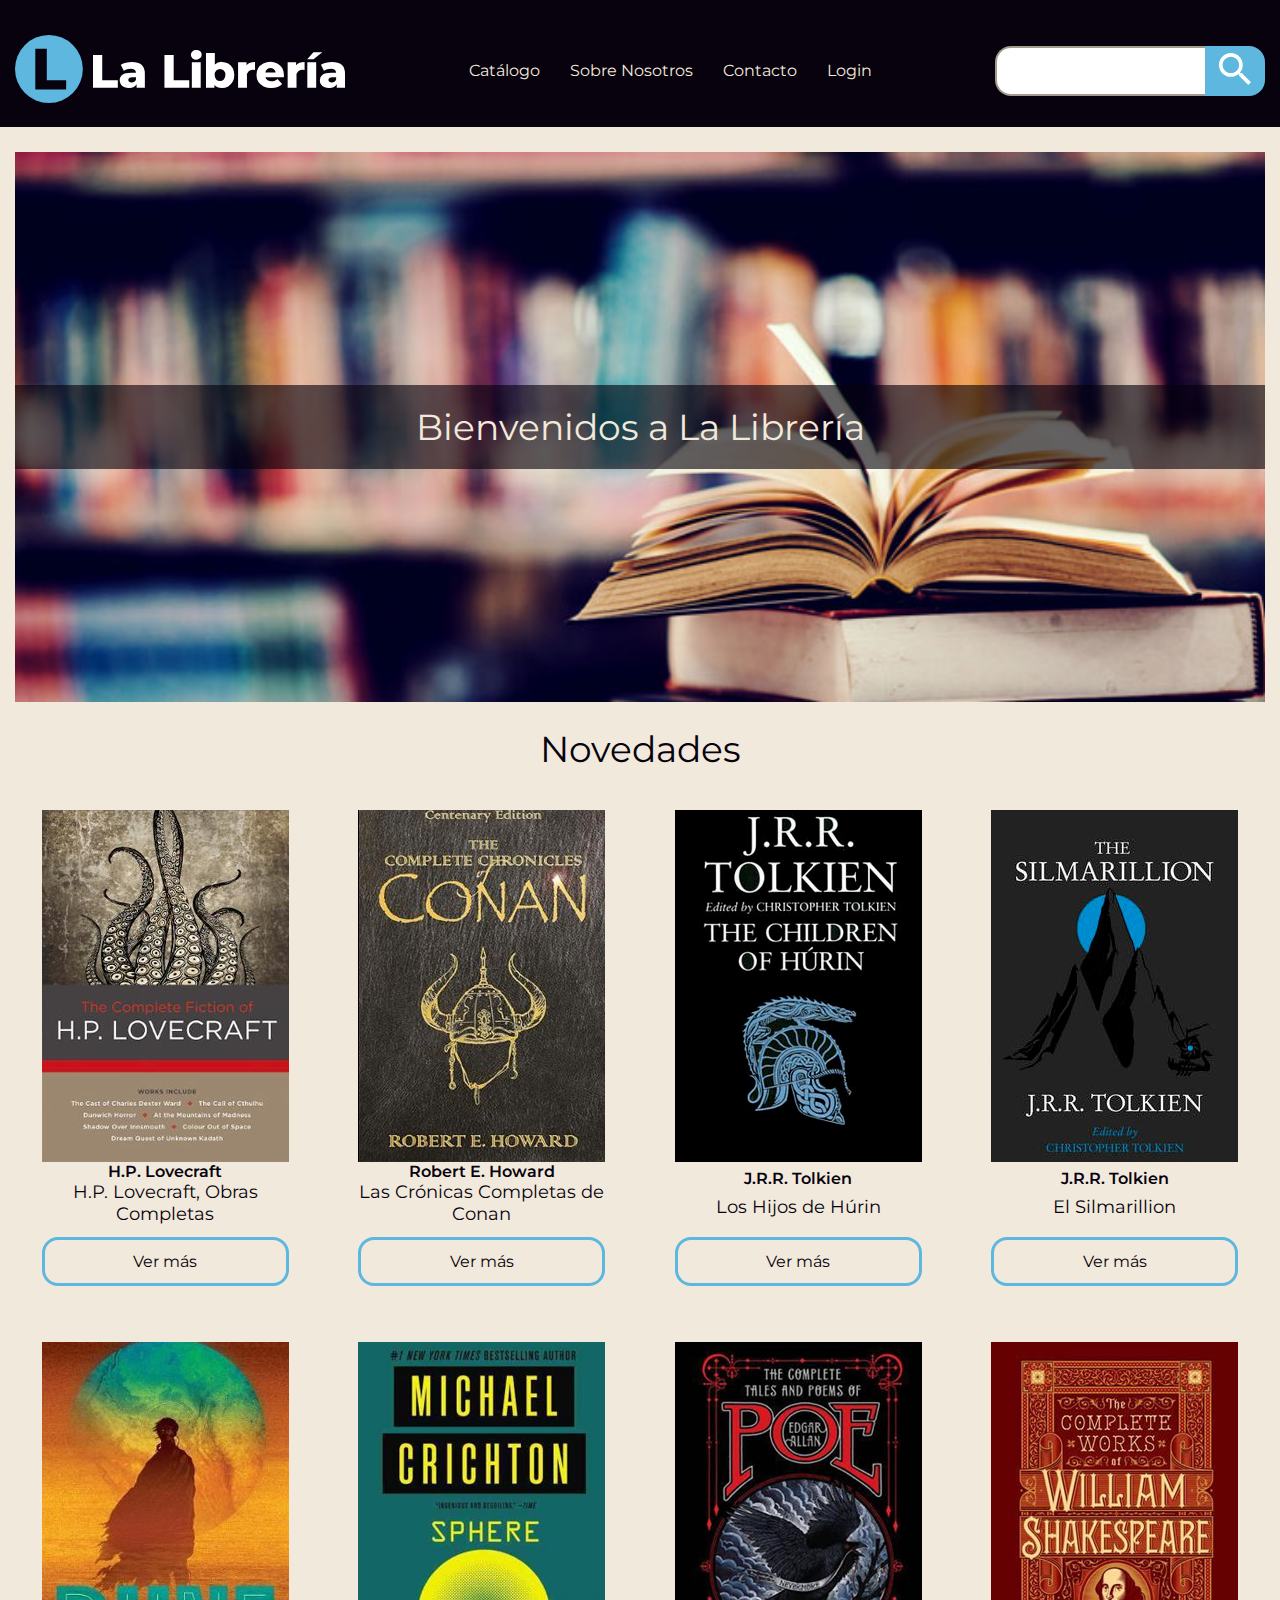
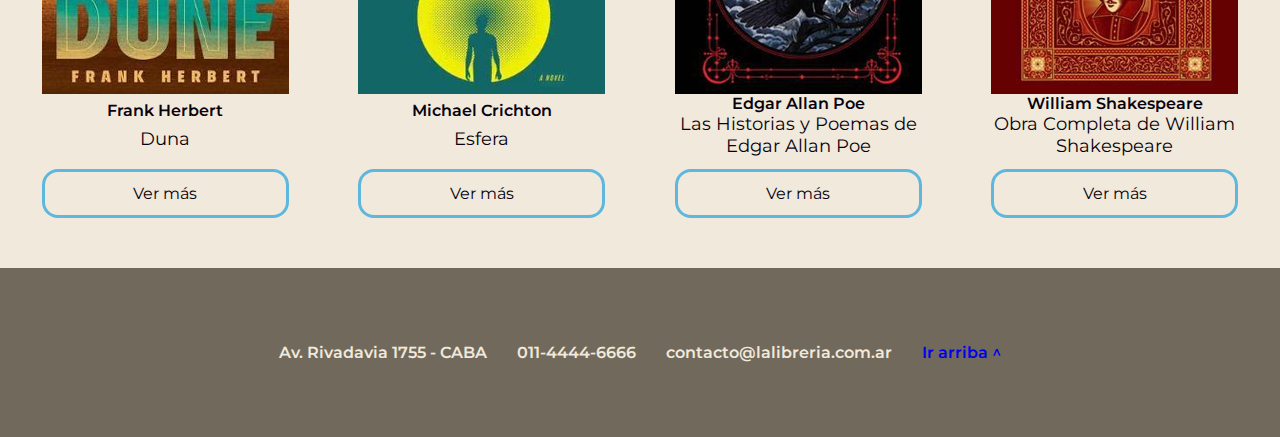
<file: index.html>
<!DOCTYPE html>
<html lang="es">
<head>
    <meta charset="UTF-8">
    <meta http-equiv="X-UA-Compatible" content="IE=edge">
    <meta name="viewport" content="width=device-width, initial-scale=1.0">
    <title>La Librería | Libros Fantásticos</title>
    <link rel="stylesheet" href="css/estilos.css">
</head>
<body>
    <header id="header">
        <div class="contenedor-header">
            <a href="index.html"><img src="img/logo.svg" alt="La Librería | Libros Fantásticos"></a>
            <nav>
                <ul>
                    <li><a class="nav" href="catalogo.html">Catálogo</a></li>
                    <li><a class="nav" href="sobrenosotros.html">Sobre Nosotros</a></li>
                    <li><a class="nav" href="contacto.html">Contacto</a></li>
                    <li><a class="nav" href="login.html">Login</a></li>
                </ul>
            </nav>
            <form class="busqueda">
                <label>
                    <input type="text" name="buscar">
                </label>
                <button><img src="img/lupa.svg" alt="Buscar"></button>
            </form>
        </div>
    </header>

    <main role="main">
        <section id="bienvenida">
            <h1 class="bienvenidaTitulo">Bienvenidos a La Librería</h1>
        </section>
        <section id="novedades">
            <h1>Novedades</h1>
            <div class="contenedor-novedades">
                <article>
                    <img src="img/01.jpg" alt="H.P. Lovecraft, Obras Completas">
                    <h2>H.P. Lovecraft</h2>
                    <h3>H.P. Lovecraft, Obras Completas</h3>
                    <a class="novedades" href="libro1.html">Ver más</a>
                </article>
                <article>
                    <img class="tapaLibro" src="img/02.jpg" alt="Las Crónicas Completas de Conan">
                    <h2 class="autor">Robert E. Howard</h2>
                    <h3 class="tituloLibro">Las Crónicas Completas de Conan</h3>
                    <a class="novedades" href="#">Ver más</a>
                </article>
                <article>
                    <img class="tapaLibro" src="img/03.jpg" alt="Los Hijos de Húrin">
                    <h2 class="autor">J.R.R. Tolkien</h2>
                    <h3 class="tituloLibro">Los Hijos de Húrin</h3>
                    <a class="novedades" href="#">Ver más</a>
                </article>
                <article>
                    <img class="tapaLibro" src="img/04.jpg" alt="El Silmarillion">
                    <h2 class="autor">J.R.R. Tolkien</h2>
                    <h3 class="tituloLibro">El Silmarillion</h3>
                    <a class="novedades" href="#">Ver más</a>
                </article>
                <article>
                    <img class="tapaLibro" src="img/05.jpg" alt="Duna">
                    <h2 class="autor">Frank Herbert</h2>
                    <h3 class="tituloLibro">Duna</h3>
                    <a class="novedades" href="#">Ver más</a>
                </article>
                <article>
                    <img class="tapaLibro" src="img/06.jpg" alt="Michael Crichton">
                    <h2 class="autor">Michael Crichton</h2>
                    <h3 class="tituloLibro">Esfera</h3>
                    <a class="novedades" href="#">Ver más</a>
                </article>
                <article>
                    <img class="tapaLibro" src="img/07.jpg" alt="Las Historias y Poemas de Edgar Allan Poe">
                    <h2 class="autor">Edgar Allan Poe</h2>
                    <h3 class="tituloLibro">Las Historias y Poemas de Edgar Allan Poe</h3>
                    <a class="novedades" href="#">Ver más</a>
                </article>
                <article>
                    <img class="tapaLibro" src="img/08.jpg" alt="Obra Completa de William Shakespeare">
                    <h2 class="autor">William Shakespeare</h2>
                    <h3 class="tituloLibro">Obra Completa de William Shakespeare</h3>
                    <a class="novedades" href="#">Ver más</a>
                </article>
            </div>
        </section>
    </main>

    <footer>
        <ul>
            <li>Av. Rivadavia 1755 - CABA</li>
            <li>011-4444-6666</li>
            <li>contacto@lalibreria.com.ar</li>
            <li><a class="footer" href="#header">Ir arriba ^</a></li>
        </ul>
    </footer>
</body>
</html>
</file>
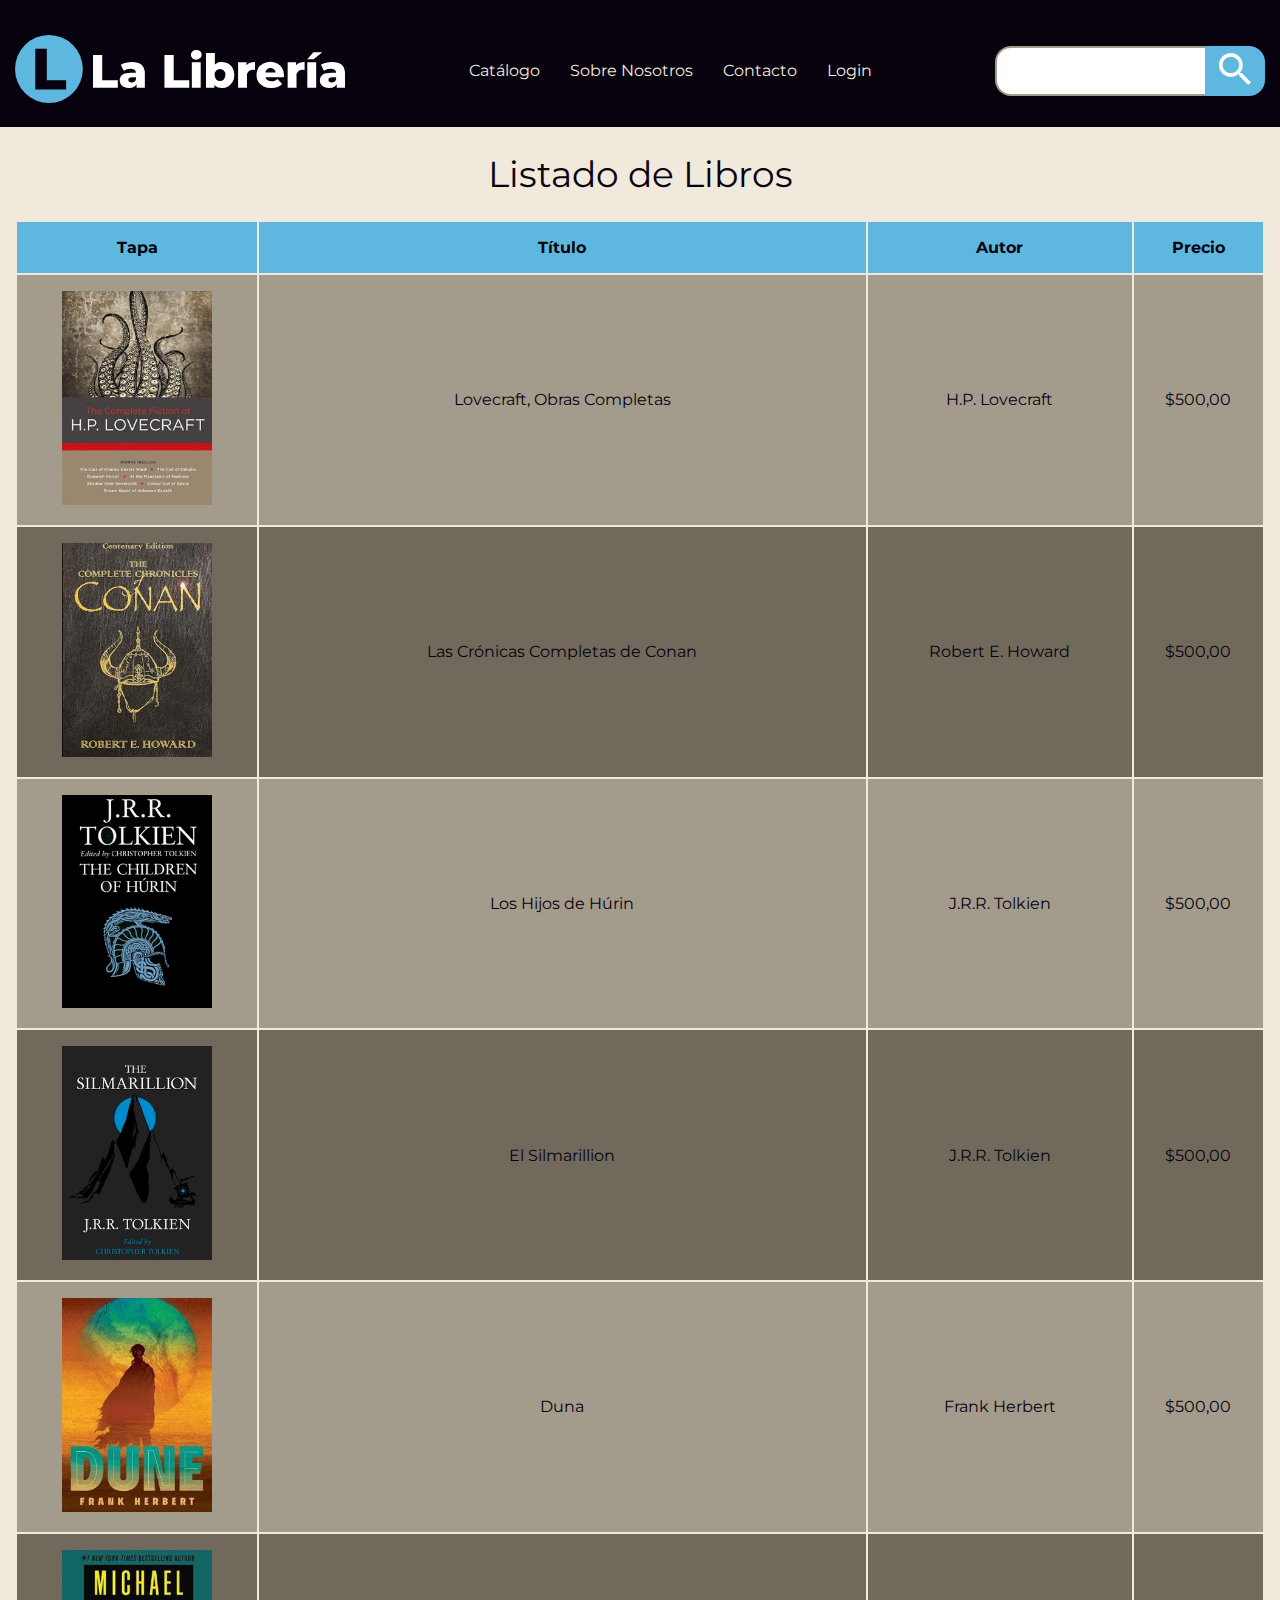
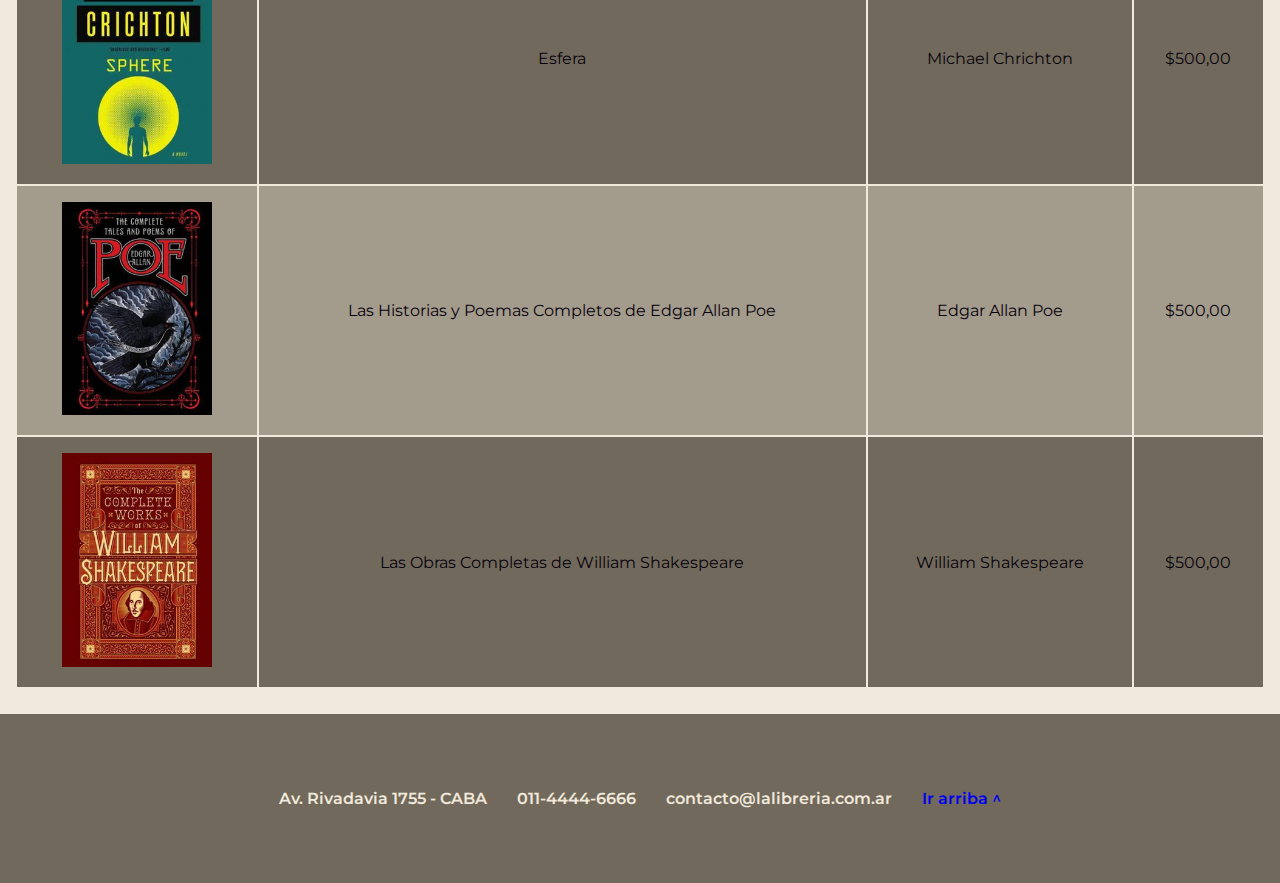
<file: catalogo.html>
<!DOCTYPE html>
<html lang="es">
<head>
    <meta charset="UTF-8">
    <meta http-equiv="X-UA-Compatible" content="IE=edge">
    <meta name="viewport" content="width=device-width, initial-scale=1.0">
    <title>Catálogo</title>
    <link rel="stylesheet" href="css/estilos.css">
</head>
<body>
    <header id="header">
        <div class="contenedor-header">
            <a href="index.html"><img src="img/logo.svg" alt="La Librería | Libros Fantásticos"></a>
            <nav>
                <ul>
                    <li><a class="nav" href="catalogo.html">Catálogo</a></li>
                    <li><a class="nav" href="sobrenosotros.html">Sobre Nosotros</a></li>
                    <li><a class="nav" href="contacto.html">Contacto</a></li>
                    <li><a class="nav" href="login.html">Login</a></li>
                </ul>
            </nav>
            <form class="busqueda">
                <label>
                    <input type="text" name="buscar">
                </label>
                <button><img src="img/lupa.svg" alt="Buscar"></button>
            </form>
        </div>
    </header>

    <main role="main">
        <section id="catalogo">
            <!-- Título de la tabla-->
            <h1>Listado de Libros</h1>
            <!-- La Tabla -->
            <table>
                <!-- Primera fila y encabezado-->
                <tr>
                    <th>Tapa</th>
                    <th>Título</th>
                    <th>Autor</th>
                    <th>Precio</th>
                </tr>

                <tr>
                    <td>
                        <img src="img/01.jpg" alt="Lovecraft, Obras completas">
                    </td>
                    <td>
                        Lovecraft, Obras Completas
                    </td>
                    <td>
                        H.P. Lovecraft
                    </td>
                    <td>
                        $500,00
                    </td>
                </tr>

                <tr>
                    <td>
                        <img src="img/02.jpg" alt="Las Crónicas Completas de Conan">
                    </td>
                    <td>
                        Las Crónicas Completas de Conan
                    </td>
                    <td>
                        Robert E. Howard
                    </td>
                    <td>
                        $500,00
                    </td>
                </tr>

                <tr>
                    <td>
                        <img src="img/03.jpg" alt="Los Hijos de Húrin">
                    </td>
                    <td>
                        Los Hijos de Húrin
                    </td>
                    <td>
                        J.R.R. Tolkien
                    </td>
                    <td>
                        $500,00
                    </td>
                </tr>

                <tr>
                    <td>
                        <img src="img/04.jpg" alt="El Silmarillion">
                    </td>
                    <td>
                        El Silmarillion
                    </td>
                    <td>
                        J.R.R. Tolkien
                    </td>
                    <td>
                        $500,00
                    </td>
                </tr>

                <tr>
                    <td>
                        <img src="img/05.jpg" alt="Duna">
                    </td>
                    <td>
                        Duna
                    </td>
                    <td>
                        Frank Herbert
                    </td>
                    <td>
                        $500,00
                    </td>
                </tr>

                <tr>
                    <td>
                        <img src="img/06.jpg" alt="Duna">
                    </td>
                    <td>
                        Esfera
                    </td>
                    <td>
                        Michael Chrichton
                    </td>
                    <td>
                        $500,00
                    </td>
                </tr>

                <tr>
                    <td>
                        <img src="img/07.jpg" alt="Duna">
                    </td>
                    <td>
                        Las Historias y Poemas Completos de Edgar Allan Poe
                    </td>
                    <td>
                        Edgar Allan Poe
                    </td>
                    <td>
                        $500,00
                    </td>
                </tr>

                <tr>
                    <td>
                        <img src="img/08.jpg" alt="Duna">
                    </td>
                    <td>
                        Las Obras Completas de William Shakespeare
                    </td>
                    <td>
                        William Shakespeare
                    </td>
                    <td>
                        $500,00
                    </td>
                </tr>
            </table>
        </section>
    </main>

    <footer>
        <ul>
            <li>Av. Rivadavia 1755 - CABA</li>
            <li>011-4444-6666</li>
            <li>contacto@lalibreria.com.ar</li>
            <li><a class="footer" href="#header">Ir arriba ^</a></li>
        </ul>
    </footer>
</body>
</html>
</file>
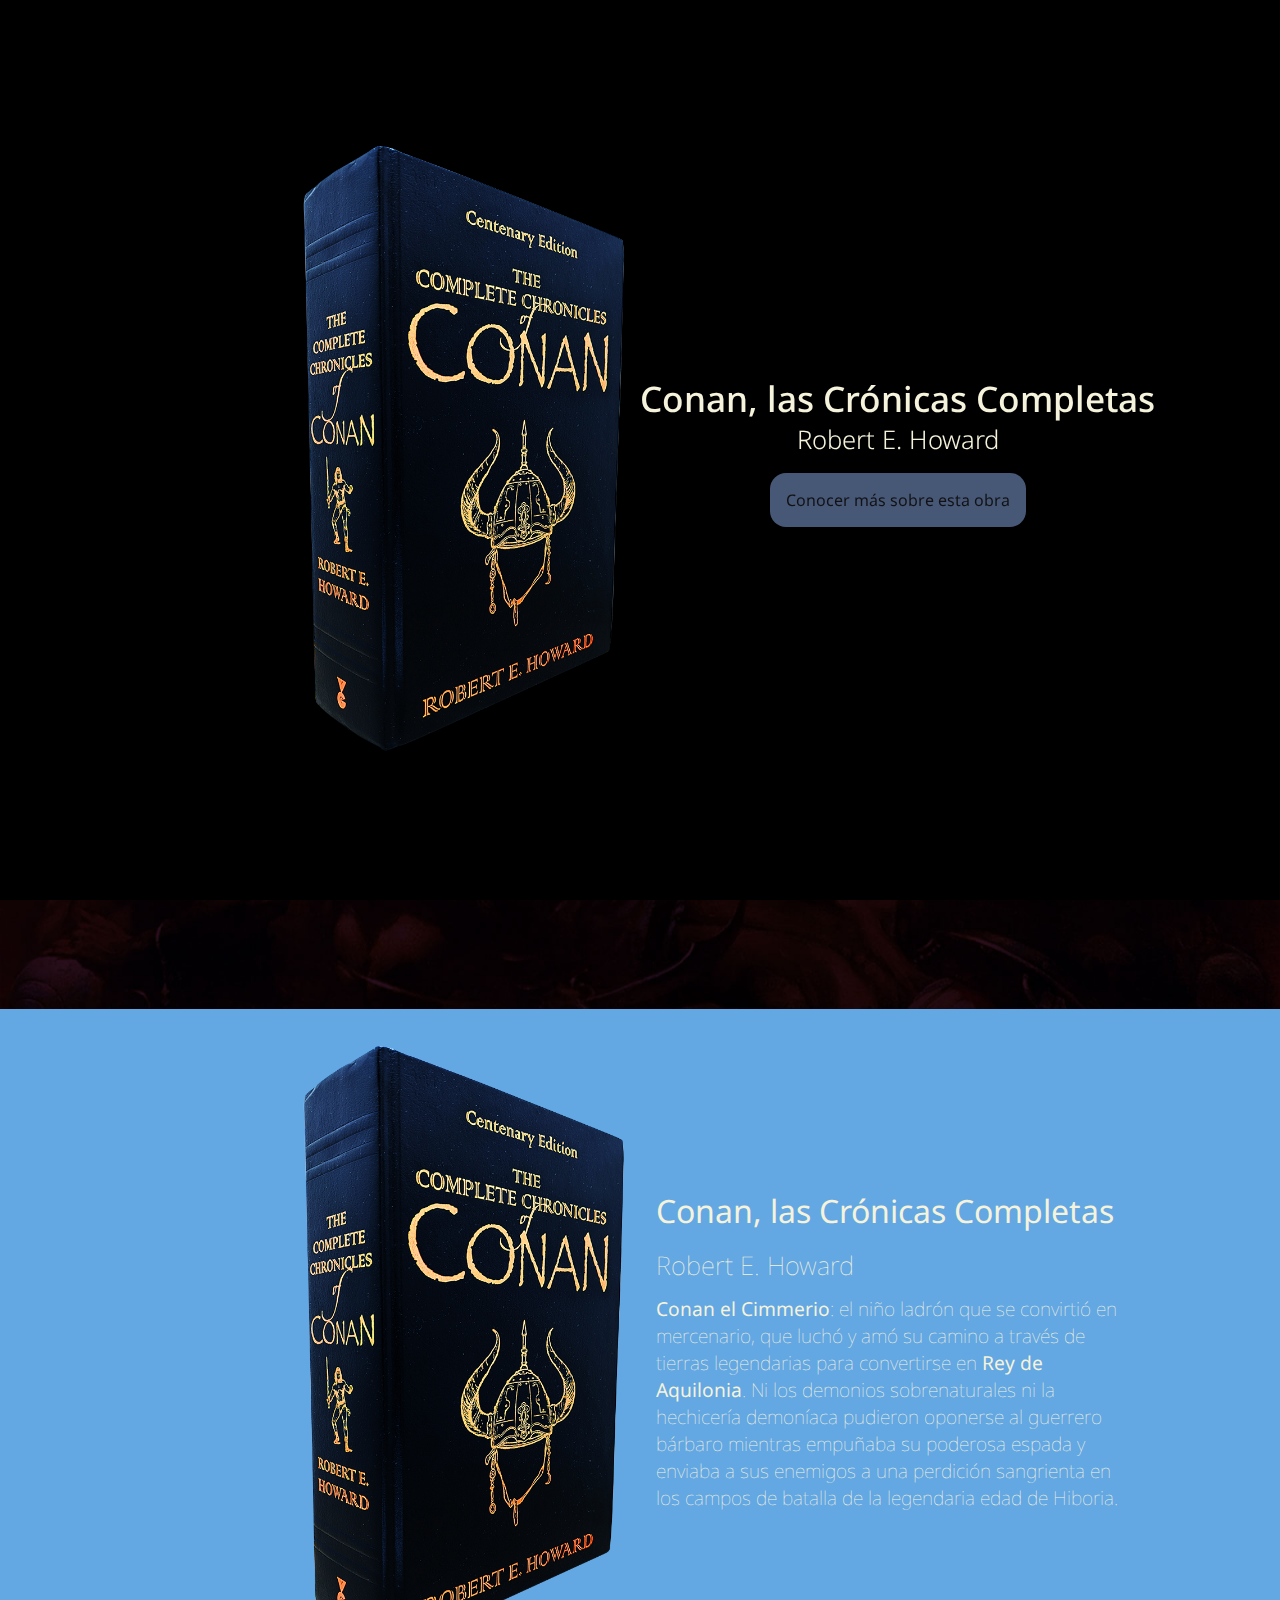
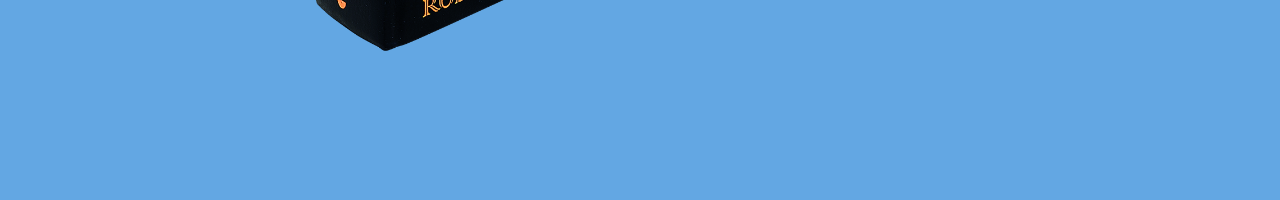
<file: conan.html>
<!DOCTYPE html>
<html lang="es">
<head>
    <meta charset="UTF-8">
    <meta http-equiv="X-UA-Compatible" content="IE=edge">
    <meta name="viewport" content="width=device-width, initial-scale=1.0">
    <title>La Libreria | Las Crónicas Completas de Conan</title>
    <link rel="stylesheet" href="css/conan.css">

</head>
<body>

    <section id="presentacion">
        <video class="fondo" muted autoplay loop>
            <source src="media/fondo.mp4" type="video/mp4">
        </video>

        <div class="info">
            <img src="img/conan_complete.png" alt="Conan">
            <article>
                <h1>Conan, las Crónicas Completas</h1>
                <h2>Robert E. Howard</h2>
                <a href="#vermas">Conocer más sobre esta obra</a>
            </article>
        </div>
    </section>

    <section id="vermas">
        <img src="img/conan_complete.png" alt="Conan">
        <article>
            <h1>Conan, las Crónicas Completas</h1>
            <h2>Robert E. Howard</h2>
            <p><strong>Conan el Cimmerio</strong>: el niño ladrón que se convirtió en mercenario, que luchó y amó su camino a través de tierras legendarias para convertirse en <strong>Rey de Aquilonia</strong>. Ni los demonios sobrenaturales ni la hechicería demoníaca pudieron oponerse al guerrero bárbaro mientras empuñaba su poderosa espada y enviaba a sus enemigos a una perdición sangrienta en los campos de batalla de la legendaria edad de Hiboria.</p>
        </article>
    </section>
</body>
</html>
</file>
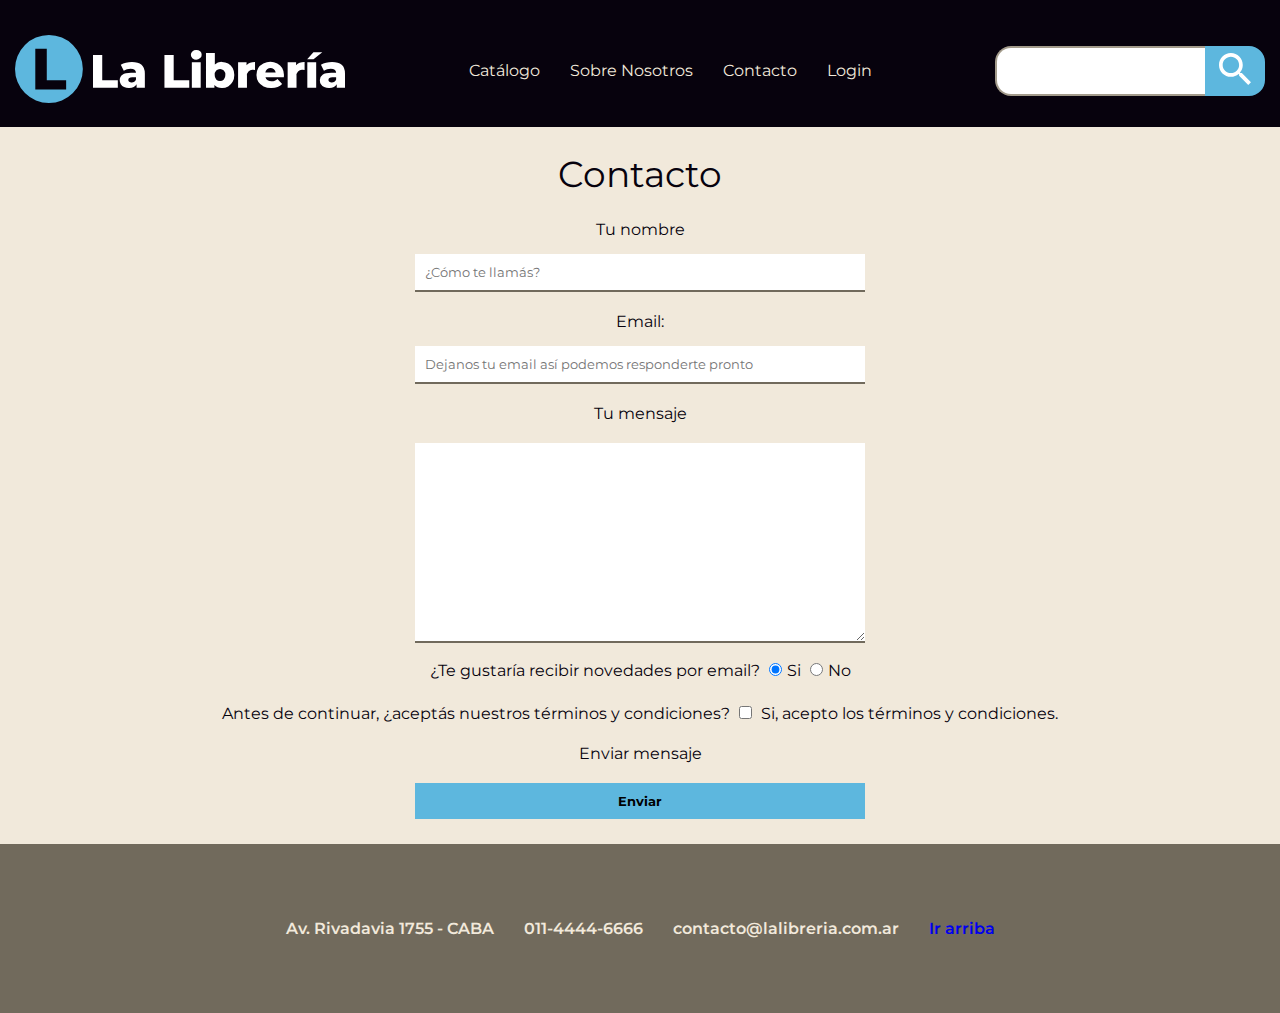
<file: contacto.html>
<!DOCTYPE html>
<html lang="es">
<head>
    <meta charset="UTF-8">
    <meta http-equiv="X-UA-Compatible" content="IE=edge">
    <meta name="viewport" content="width=device-width, initial-scale=1.0">
    <title>Envianos un mensaje</title>
    <link rel="stylesheet" href="css/estilos.css">
</head>
<body>
    <header id="header">
        <div class="contenedor-header">
            <a href="index.html"><img src="img/logo.svg" alt="La Librería | Libros Fantásticos"></a>
            <nav>
                <ul>
                    <li><a class="nav" href="catalogo.html">Catálogo</a></li>
                    <li><a class="nav" href="sobrenosotros.html">Sobre Nosotros</a></li>
                    <li><a class="nav" href="contacto.html">Contacto</a></li>
                    <li><a class="nav" href="login.html">Login</a></li>
                </ul>
            </nav>
            <form class="busqueda">
                <label>
                    <input type="text" name="buscar">
                </label>
                <button><img src="img/lupa.svg" alt="Buscar"></button>
            </form>
        </div>
    </header>
    <main role="main">
        <section id="contacto">
            <h1>Contacto</h1>
            <form class="formulario" action="" method="" enctype="multipart/form-data">
                <label>Tu nombre
                    <input type="text" id="nombre" name="nombre" placeholder="¿Cómo te llamás?">
                </label>
                <label>Email:
                    <input type="email" name="email" placeholder="Dejanos tu email así podemos responderte pronto">
                </label>
                <label>Tu mensaje</label>
                <textarea name="mensaje" id="mensaje"></textarea>
                <label>
                    ¿Te gustaría recibir novedades por email?
                    <input class="opciones" type="radio" name="newsletter" value="si" checked>Si
                    <input class="opciones" type="radio" name="newsletter" value="no">No
                </label>
                <label>
                    Antes de continuar, ¿aceptás nuestros términos y condiciones? <input class="opciones" type="checkbox" name="acepta" value="acepta" required> Si, acepto los términos y condiciones.
                </label>
                <label for="enviar" class="sr-only">Enviar mensaje</label>
                <input class="submit" type="submit" id="enviar" value="Enviar">
            </form>
        </section>
    </main>
    <footer>
        <ul>
            <li>Av. Rivadavia 1755 - CABA</li>
            <li>011-4444-6666</li>
            <li>contacto@lalibreria.com.ar</li>
            <li><a href="#header">Ir arriba</a></li>
        </ul>
    </footer>
</body>
</html>
</file>
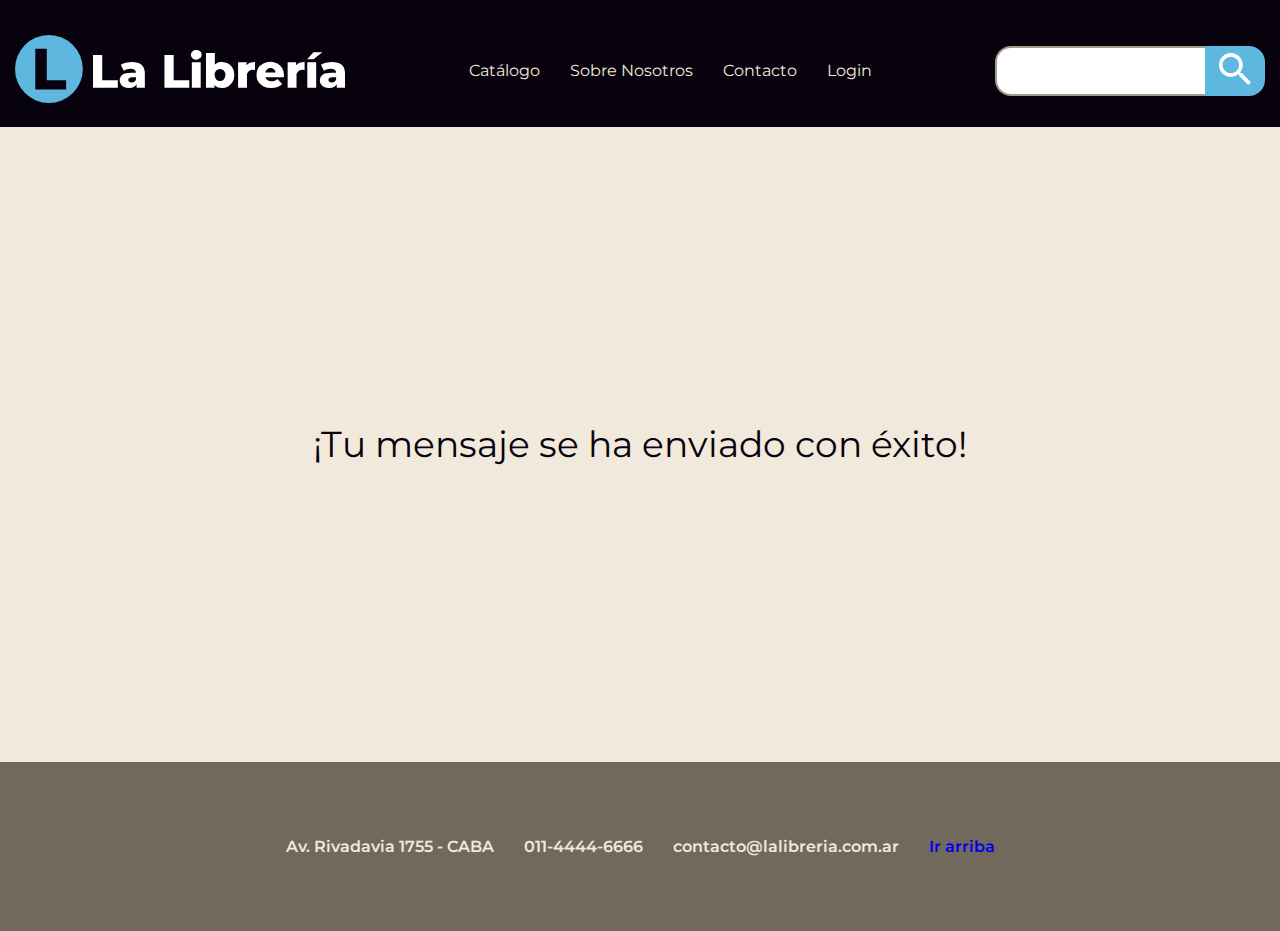
<file: exito.html>
<!DOCTYPE html>
<html lang="es">
<head>
    <meta charset="UTF-8">
    <meta http-equiv="X-UA-Compatible" content="IE=edge">
    <meta name="viewport" content="width=device-width, initial-scale=1.0">
    <title>¡Tu mensaje se ha enviado con éxito!</title>
    <link rel="stylesheet" href="css/estilos.css">
</head>
<body>
    <header id="header">
        <div class="contenedor-header">
            <a href="index.html"><img src="img/logo.svg" alt="La Librería | Libros Fantásticos"></a>
            <nav>
                <ul>
                    <li><a class="nav" href="catalogo.html">Catálogo</a></li>
                    <li><a class="nav" href="sobrenosotros.html">Sobre Nosotros</a></li>
                    <li><a class="nav" href="contacto.html">Contacto</a></li>
                    <li><a class="nav" href="login.html">Login</a></li>
                </ul>
            </nav>
            <form class="busqueda">
                <label>
                    <input type="text" name="buscar">
                </label>
                <button><img src="img/lupa.svg" alt="Buscar"></button>
            </form>
        </div>
    </header>
    <main role="main">
        <section id="exito">
            <h1>¡Tu mensaje se ha enviado con éxito!</h1>
        </section>
    </main>
    <footer>
        <ul>
            <li>Av. Rivadavia 1755 - CABA</li>
            <li>011-4444-6666</li>
            <li>contacto@lalibreria.com.ar</li>
            <li><a href="#header">Ir arriba</a></li>
        </ul>
    </footer>
</body>
</html>
</file>
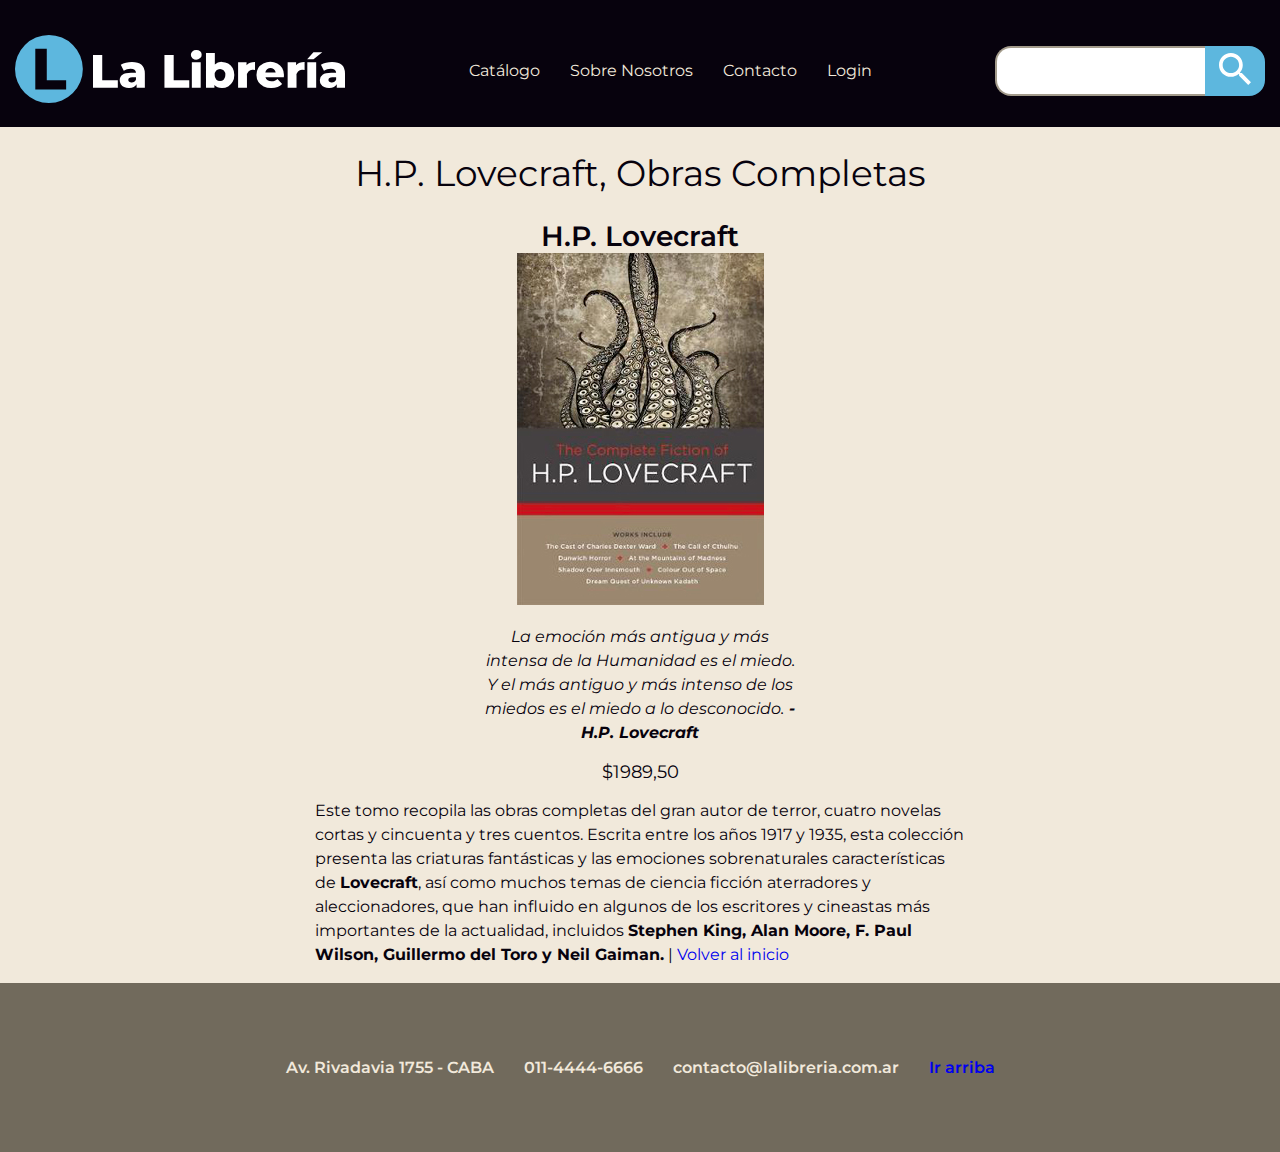
<file: libro1.html>
<!DOCTYPE html>
<html lang="es">
<head>
    <meta charset="UTF-8">
    <meta http-equiv="X-UA-Compatible" content="IE=edge">
    <meta name="viewport" content="width=device-width, initial-scale=1.0">
    <title>H.P. Lovecraft, Obras Completas</title>
    <link rel="stylesheet" href="css/estilos.css">
</head>
<body>
    <header id="header">
        <div class="contenedor-header">
            <a href="index.html"><img src="img/logo.svg" alt="La Librería | Libros Fantásticos"></a>
            <nav>
                <ul>
                    <li><a class="nav" href="catalogo.html">Catálogo</a></li>
                    <li><a class="nav" href="sobrenosotros.html">Sobre Nosotros</a></li>
                    <li><a class="nav" href="contacto.html">Contacto</a></li>
                    <li><a class="nav" href="login.html">Login</a></li>
                </ul>
            </nav>
            <form class="busqueda">
                <label>
                    <input type="text" name="buscar">
                </label>
                <button><img src="img/lupa.svg" alt="Buscar"></button>
            </form>
        </div>
    </header>

    <main role="main">
        <section id="detalleProducto">
            <h1>H.P. Lovecraft, Obras Completas</h1>
            <h2>H.P. Lovecraft</h2>
            <img src="img/01.jpg" alt="H.P. Lovecraft, Obras Completas">
            <aside>
                <p>La emoción más antigua y más intensa de la Humanidad es el miedo. Y el más antiguo y más intenso de los miedos es el miedo a lo desconocido.<strong> -H.P. Lovecraft</strong></p>
            </aside>
            <h3>$1989,50</h3>
            <p>Este tomo recopila las obras completas del gran autor de terror, cuatro novelas cortas y cincuenta y tres cuentos. Escrita entre los años 1917 y 1935, esta colección presenta las criaturas fantásticas y las emociones sobrenaturales características de <strong>Lovecraft</strong>, así como muchos temas de ciencia ficción aterradores y aleccionadores, que han influido en algunos de los escritores y cineastas más importantes de la actualidad, incluidos <strong>Stephen King, Alan Moore, F. Paul Wilson, Guillermo del Toro y Neil Gaiman.</strong> | <a href="index.html">Volver al inicio</a></p>
        </section>
    </main>

    <footer>
        <ul>
            <li>Av. Rivadavia 1755 - CABA</li>
            <li>011-4444-6666</li>
            <li>contacto@lalibreria.com.ar</li>
            <li><a class="footer" href="#header">Ir arriba</a></li>
        </ul>
    </footer>
</body>
</html>
</file>
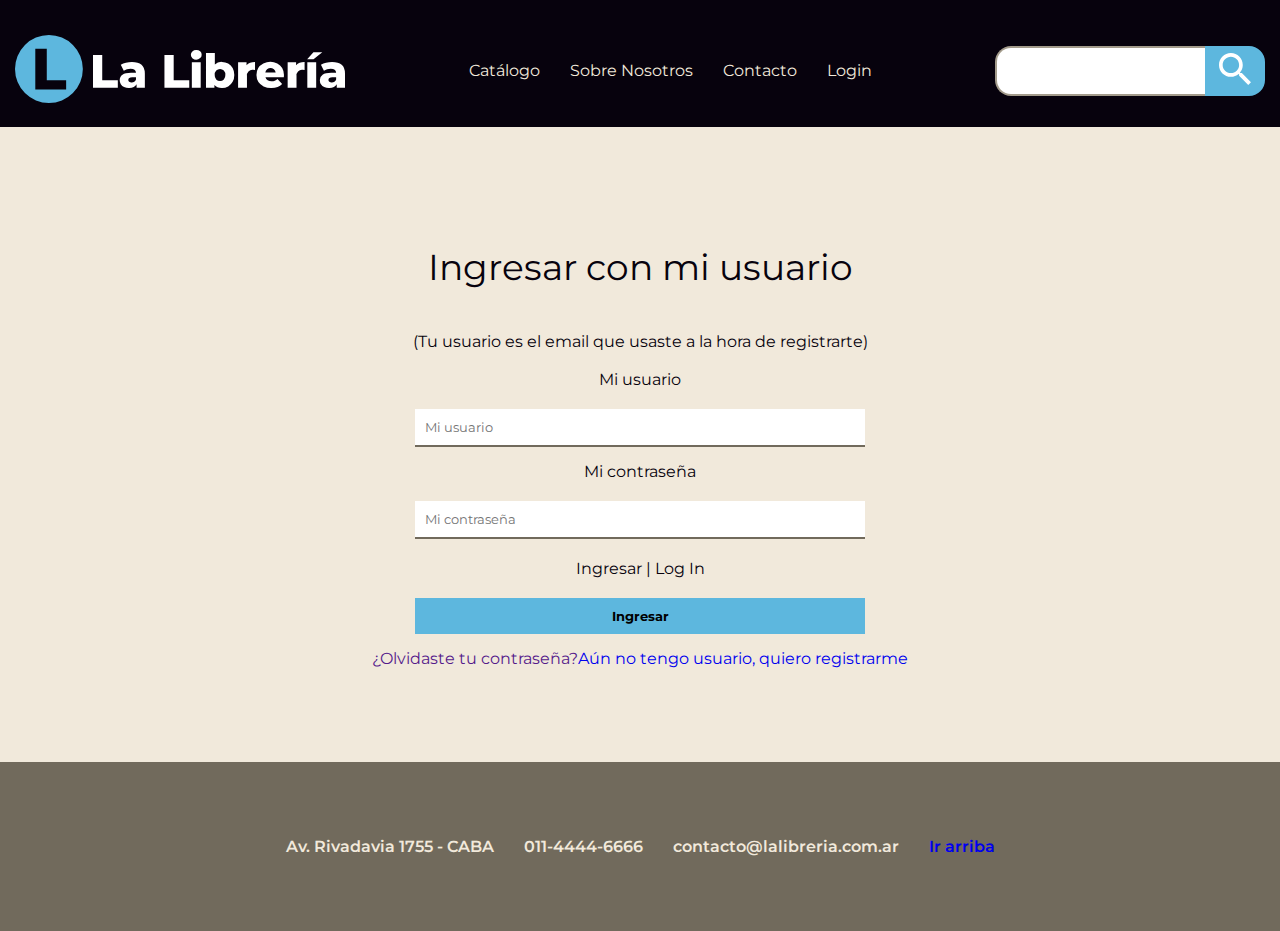
<file: login.html>
<!DOCTYPE html>
<html lang="es">
<head>
    <meta charset="UTF-8">
    <meta http-equiv="X-UA-Compatible" content="IE=edge">
    <meta name="viewport" content="width=device-width, initial-scale=1.0">
    <title>Log In | Ingresar o Registrarte</title>
    <link rel="stylesheet" href="css/estilos.css">
</head>
<body id="body">
    <header id="header">
        <div class="contenedor-header">
            <a href="index.html"><img src="img/logo.svg" alt="La Librería | Libros Fantásticos"></a>
            <nav>
                <ul>
                    <li><a class="nav" href="catalogo.html">Catálogo</a></li>
                    <li><a class="nav" href="sobrenosotros.html">Sobre Nosotros</a></li>
                    <li><a class="nav" href="contacto.html">Contacto</a></li>
                    <li><a class="nav" href="login.html">Login</a></li>
                </ul>
            </nav>
            <form class="busqueda">
                <label>
                    <input type="text" name="buscar">
                </label>
                <button><img src="img/lupa.svg" alt="Buscar"></button>
            </form>
        </div>
    </header>

    <main role="main">
        <section id="logIn">
            <h1>Ingresar con mi usuario</h1>
            <p>(Tu usuario es el email que usaste a la hora de registrarte)</p>
            <form class="formulario" action="" method="POST">
                <label for="usuario">Mi usuario</label>
                <input title="Tip: Podés usar el email con el que te registraste en nuestra página." type="text" id="usuario" placeholder="Mi usuario" required>
                <label for="password">Mi contraseña</label>
                <input type="password" placeholder="Mi contraseña" required>
                <label class="sr-only" for="ingresar"></label>
                <label for="login" class="sr-only">Ingresar | Log In</label>
                <input class="submit" type="submit" id="login" value="Ingresar">
            </form>
            <ul>
                <li> <a href="">¿Olvidaste tu contraseña?</a></li>
                <li> <a href="registro.html">Aún no tengo usuario, quiero registrarme</a></li>
            </ul>
        </section>
    </main>

    <footer>
        <ul>
            <li>Av. Rivadavia 1755 - CABA</li>
            <li>011-4444-6666</li>
            <li>contacto@lalibreria.com.ar</li>
            <li><a href="#body">Ir arriba</a></li>
        </ul>
    </footer>
</body>
</html>
</file>
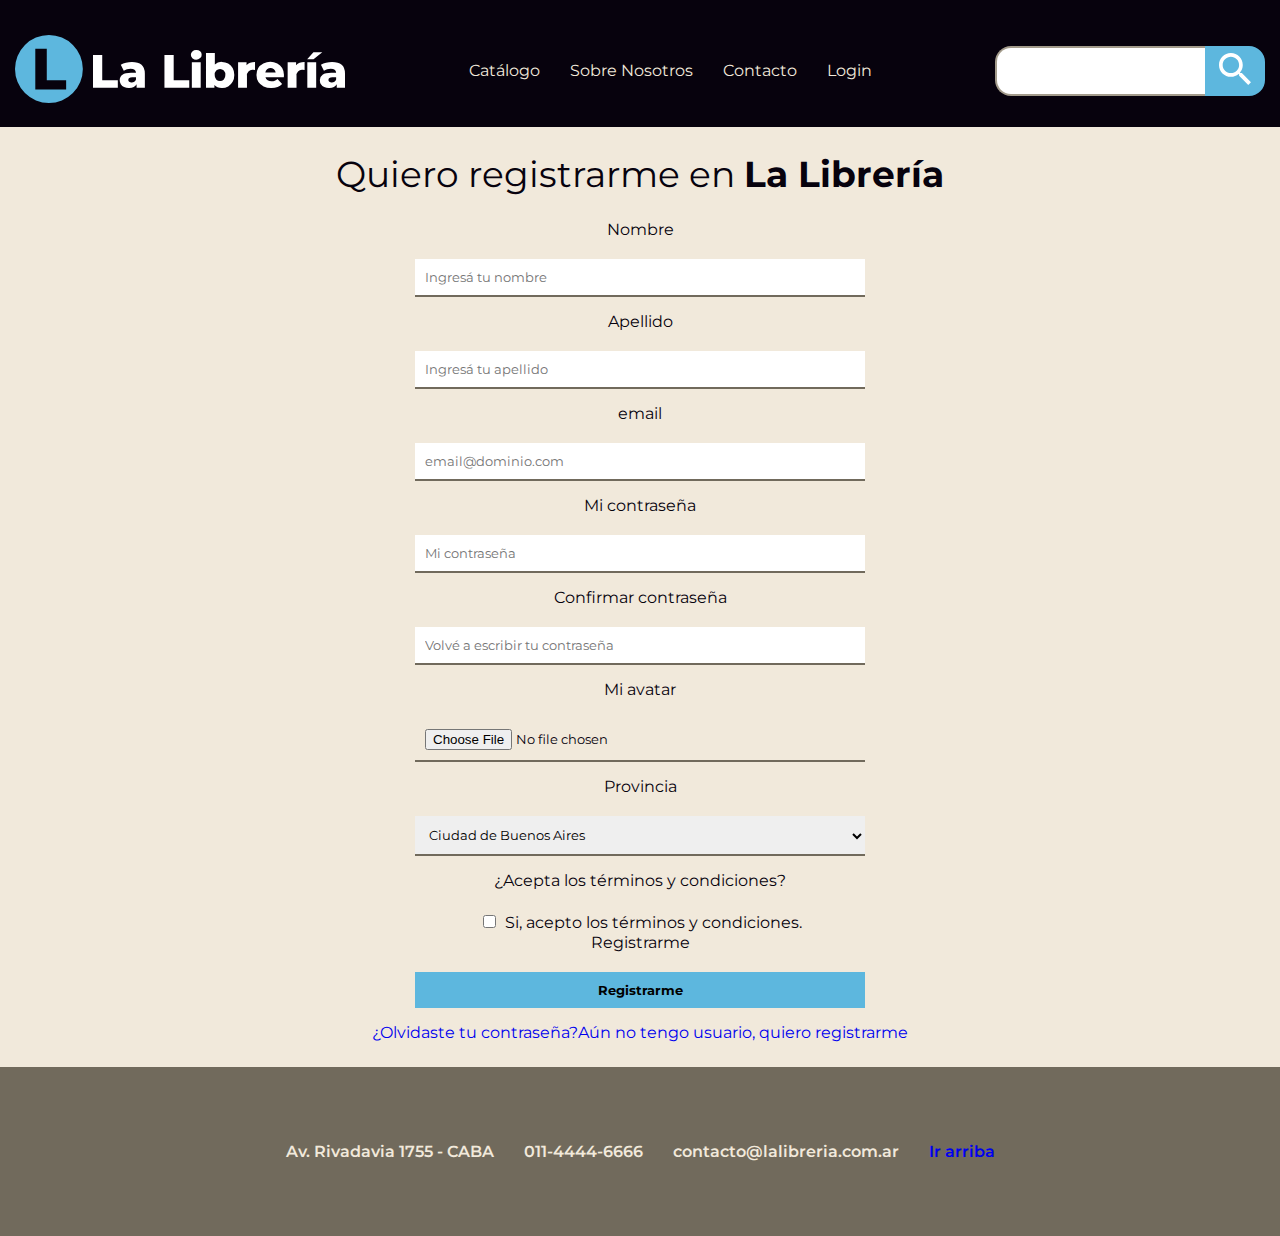
<file: registro.html>
<!DOCTYPE html>
<html lang="es">
<head>
    <meta charset="UTF-8">
    <meta http-equiv="X-UA-Compatible" content="IE=edge">
    <meta name="viewport" content="width=device-width, initial-scale=1.0">
    <title>Creación de usuario nuevo</title>
    <link rel="stylesheet" href="css/estilos.css">
</head>
<body id="body">
    <header id="header">
        <div class="contenedor-header">
            <a href="index.html"><img src="img/logo.svg" alt="La Librería | Libros Fantásticos"></a>
            <nav>
                <ul>
                    <li><a class="nav" href="catalogo.html">Catálogo</a></li>
                    <li><a class="nav" href="sobrenosotros.html">Sobre Nosotros</a></li>
                    <li><a class="nav" href="contacto.html">Contacto</a></li>
                    <li><a class="nav" href="login.html">Login</a></li>
                </ul>
            </nav>
            <form class="busqueda">
                <label>
                    <input type="text" name="buscar">
                </label>
                <button><img src="img/lupa.svg" alt="Buscar"></button>
            </form>
        </div>
    </header>

    <main role="main">
        <section id="registrarme">
            <h1>Quiero registrarme en <strong>La Librería</strong></h1>
            <form class="formulario" action="" method="POST" enctype="multipart/form-data">

                <label for="usuario">Nombre</label>
                <input type="text" id="nombre" name="nombre" placeholder="Ingresá tu nombre" required>
                <label for="apellido">Apellido</label>
                <input type="text" id="apellido" name="apellido" placeholder="Ingresá tu apellido">
                <label for="email">email</label>
                <input type="email" id="email" name="email" placeholder="email@dominio.com" required>
                <label for="password">Mi contraseña</label>
                <input type="password" placeholder="Mi contraseña" required>
                <label for="checkPassword">Confirmar contraseña</label>
                <input type="password" id="checkPassword" name="checkPassword" placeholder="Volvé a escribir tu contraseña" required>
                <label for="avatar">Mi avatar</label>
                <input type="file" title="Si querés, podés elegir tu foto para tu perfil" id="avatar" >
                <label for="provincia">Provincia</label>
                <select name="provincia" id="provincia">
                    <option value="Ciudad de Buenos Aires" selected="">Ciudad de Buenos Aires</option>
                    <option value="Buenos Aires">Buenos Aires</option>
                    <option value="Catamarca">Catamarca</option>
                    <option value="Chaco">Chaco</option>
                    <option value="Chubut">Chubut</option>
                    <option value="Córdoba">Córdoba</option>
                    <option value="Corrientes">Corrientes</option>
                    <option value="Entre Ríos">Entre Ríos</option>
                    <option value="Formosa">Formosa</option>
                    <option value="Jujuy">Jujuy</option>
                    <option value="La Pampa">La Pampa</option>
                    <option value="La Rioja">La Rioja</option>
                    <option value="Mendoza">Mendoza</option>
                    <option value="Misiones">Misiones</option>
                    <option value="Neuquén">Neuquén</option>
                    <option value="Río Negro">Río Negro</option>
                    <option value="Salta">Salta</option>
                    <option value="San Juan">San Juan</option>
                    <option value="San Luis">San Luis</option>
                    <option value="Santa Cruz">Santa Cruz</option>
                    <option value="Santa Fe">Santa Fe</option>
                    <option value="Santiago del Estero">Santiago del Estero</option>
                    <option value="Tierra del Fuego">Tierra del Fuego</option>
                    <option value="Tucuman">Tucuman</option>
                </select>
                <label for="terminos">¿Acepta los términos y condiciones?</label>
                <input id="terminos" name="terminos" class="opciones" type="checkbox" value="acepta" required> Si, acepto los términos y condiciones.
                <label for="registro" class="sr-only">Registrarme</label>
                <input class="submit" type="submit" id="registro" value="Registrarme">
            </form>
            <ul>
                <li> <a href="#">¿Olvidaste tu contraseña?</a></li>
                <li> <a href="registro.html">Aún no tengo usuario, quiero registrarme</a></li>
            </ul>
        </section>
    </main>

    <footer>
        <ul>
            <li>Av. Rivadavia 1755 - CABA</li>
            <li>011-4444-6666</li>
            <li>contacto@lalibreria.com.ar</li>
            <li><a href="#body">Ir arriba</a></li>
        </ul>
    </footer>
</body>
</html>
</file>
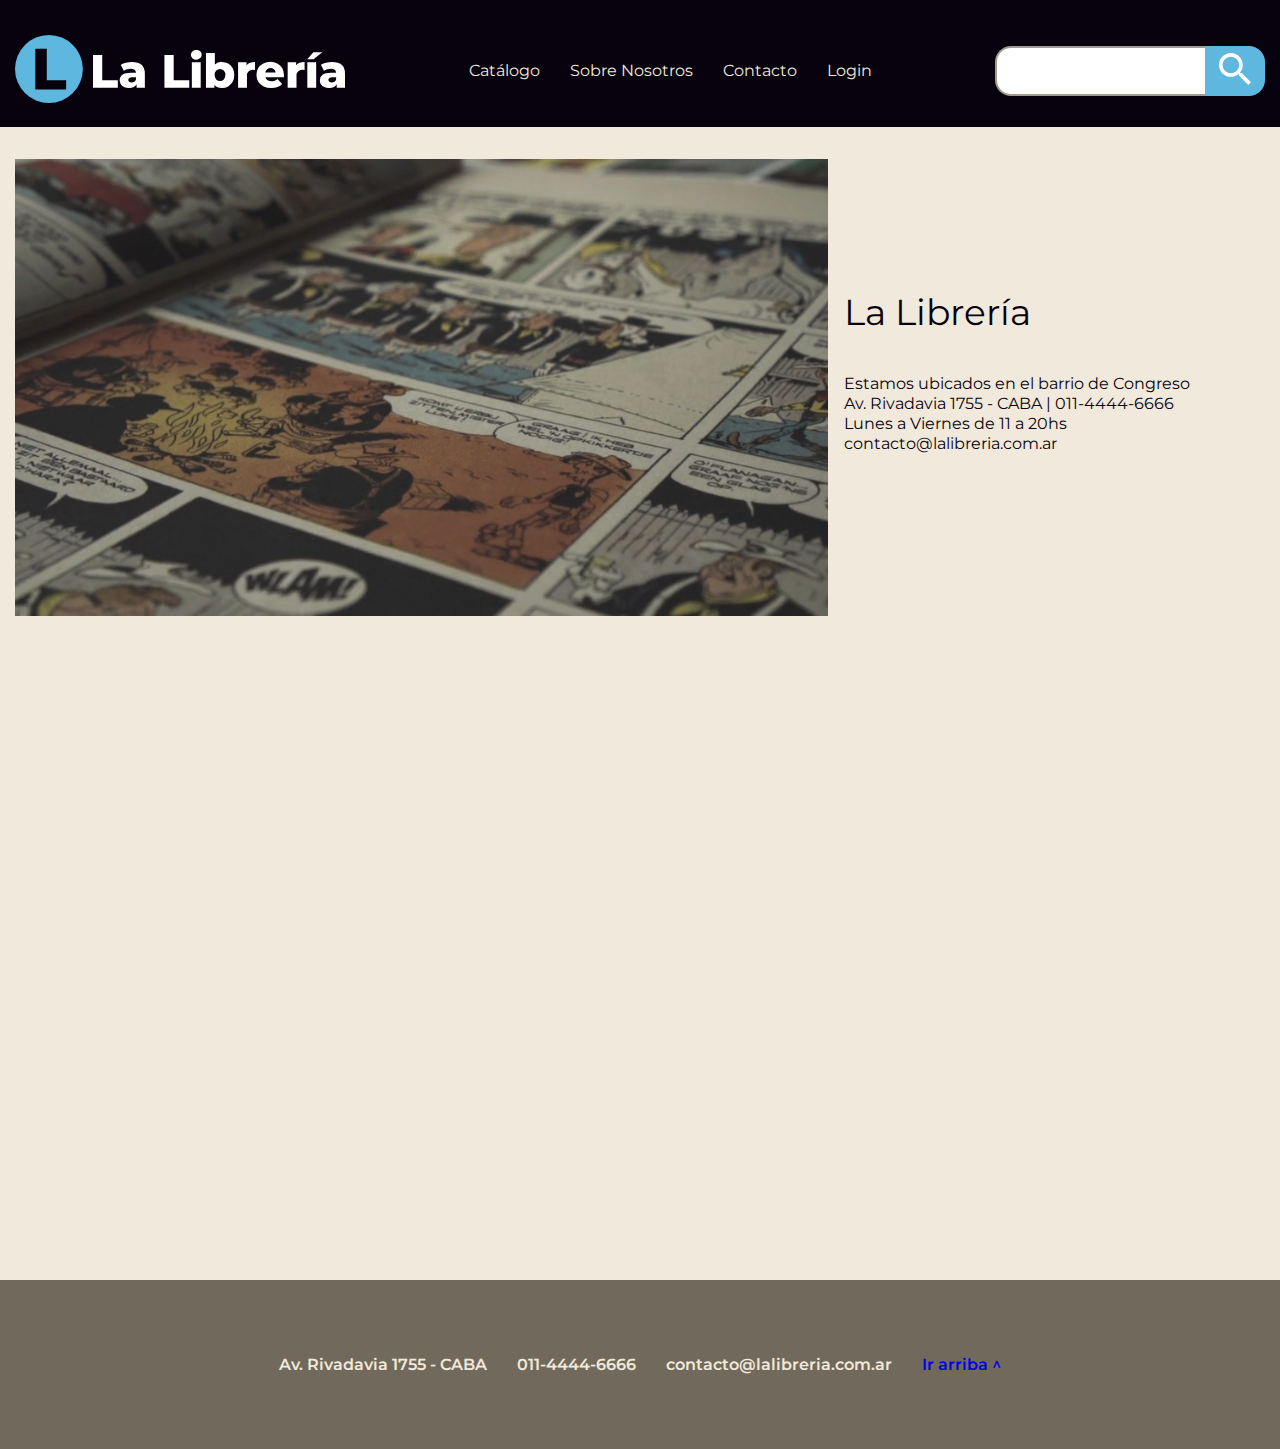
<file: sobrenosotros.html>
<!DOCTYPE html>
<html lang="es">
<head>
    <meta charset="UTF-8">
    <meta http-equiv="X-UA-Compatible" content="IE=edge">
    <meta name="viewport" content="width=device-width, initial-scale=1.0">
    <title>Sobre Nosotros</title>
    <link rel="stylesheet" href="css/estilos.css">
</head>
<body>
    <header id="header">
        <div class="contenedor-header">
            <a href="index.html"><img src="img/logo.svg" alt="La Librería | Libros Fantásticos"></a>
            <nav>
                <ul>
                    <li><a class="nav" href="catalogo.html">Catálogo</a></li>
                    <li><a class="nav" href="sobrenosotros.html">Sobre Nosotros</a></li>
                    <li><a class="nav" href="contacto.html">Contacto</a></li>
                    <li><a class="nav" href="login.html">Login</a></li>
                </ul>
            </nav>
            <form class="busqueda">
                <label>
                    <input type="text" name="buscar">
                </label>
                <button><img src="img/lupa.svg" alt="Buscar"></button>
            </form>
        </div>
    </header>
    <main role="main">
        <section id="sobrenosotros">
            <div class="contenido">
                <video autoplay muted loop>
                    <source src="media/comic-1.mp4" type="video/mp4">
                </video>

                <div class="direccion">
                    <h1>La Librería</h1>
                    <p>
                        Estamos ubicados en el barrio de Congreso <br>
                        Av. Rivadavia 1755 - CABA | 011-4444-6666 <br>
                        Lunes a Viernes de 11 a 20hs <br>
                        contacto@lalibreria.com.ar
                    </p>
                    <ul>
                        <li><i class="fa-brands fa-twitter"></i></li>
                        <li><i class="fa-brands fa-facebook-square"></i></li>
                        <li><i class="fa-brands fa-instagram-square"></i></li>
                    </ul>
                </div>
            </div>  

            <iframe src="https://www.google.com/maps/embed?pb=!1m18!1m12!1m3!1d1641.9021991020604!2d-58.391407909870026!3d-34.609107355353515!2m3!1f0!2f0!3f0!3m2!1i1024!2i768!4f13.1!3m3!1m2!1s0x95bccac32291c5c5%3A0x622457900e987e8d!2sAv.%20Rivadavia%201725%2C%20C1089%20CABA!5e0!3m2!1ses-419!2sar!4v1646677440353!5m2!1ses-419!2sar" allowfullscreen="" loading="lazy"></iframe>
        </section>
    </main>
    <footer>
        <ul>
            <li>Av. Rivadavia 1755 - CABA</li>
            <li>011-4444-6666</li>
            <li>contacto@lalibreria.com.ar</li>
            <li><a class="footer" href="#header">Ir arriba ^</a></li>
        </ul>
    </footer>
</body>
</html>
</file>
<file: css/estilos.css>
@import url('https://fonts.googleapis.com/css2?family=Montserrat:ital,wght@0,100;0,200;0,300;0,400;0,500;0,600;0,700;0,800;0,900;1,100;1,200;1,300;1,400;1,500;1,600;1,700;1,800;1,900&display=swap');

:root {
    --color-negro:#07020D;
    --color-blanco:#FFFFFF;
    --color-blanco-2:#F1E9DB;
    --color-acento:#5DB7DE;
    --color-marron1:#A39B8B;
    --color-marron2:#716A5C;
}

/* Estilos globales */
* {
    box-sizing: border-box;
    text-decoration: none;
    font-family: 'Montserrat', sans-serif;
}

body {
    color: var(--color-negro);
    background-color: var(--color-blanco-2);
    margin: 0;
}

p {
    line-height: 1.5;
}

/* Listas con Flex*/
ul {
    list-style: none;
    padding: 0;
    margin: 0;
    display: flex;
    justify-content: center;
}

/* ---------------- Header y Barra de Navegación ---------------- */
header {
    background-color:var(--color-negro);
    text-align: center;
    
    padding: 35px 0 20px;
}

.contenedor-header {
    width: 1250px;
    margin: 0 auto;
    display: flex;
    justify-content: space-between;
    align-items: center;
}

/* Links de la barra de navegación */
a.nav:link {
    color: var(--color-blanco-2);
    text-decoration: none;
    display: inline-block;
    margin: 0 15px;
}

a.nav:visited {
    color: var(--color-blanco-2);
}

a.nav:hover {
    color: var(--color-acento);
}

a.nav:active {
    color: var(--color-acento);
}

/* Buscador */
.busqueda {
    display: flex;
    justify-content: center;
}

.busqueda input,
.busqueda button {
    height: 50px;
    padding: 4px 12px;
    border: none;
    outline: none;
}

.busqueda input:focus {
    border: 2px solid var(--color-acento);
    border-right: none;
}

.busqueda input {
    border-radius: 16px 0 0 16px;
    border: 2px solid var(--color-marron1);
    border-right: none;
}

.busqueda button {
    background-color: var(--color-acento);
    border-radius: 0 16px 16px 0;
    border: 2px solid var(--color-acento);
    width: 60px;
}

.busqueda img {
    width: 100%;
}

/* ---------------- Secciones ---------------- */
section {
    width: 1250px;
    text-align: center;
    margin: 25px auto;
}

/* ---------------- Sección de Bienvenida ---------------- */
#bienvenida {
    height: 550px;
    margin: 25px auto 0;

    background-image: url('../img/bienvenida_sm.jpg');
    background-repeat: no-repeat;
    background-size: cover;

    display: flex;
    flex-direction: column;
    justify-content: center;
}

.bienvenidaTitulo {
    background-color: #07020d9d;
    color: #F1E9DB;
    padding: 20px;
}

/* ---------------- Sección de Novedades ---------------- */

/* artículos */
.contenedor-novedades {
    display: flex;
    flex-wrap: wrap;
    justify-content: space-between;
    gap: 16px;
}

article {  
    width: 247px;
    margin: 15px auto 25px;

    display: flex;
    flex-direction: column;
    justify-content: space-between;
}

h1 {
    font-size: 36px;
    font-weight: 400;
}

h2 {
    font-size: 16px;
    font-weight: 600;

    margin: 0;
}

h3 {
    font-size: 18px;
    font-weight: 400;

    margin: 0;
}

/* Links de las novedades */
a.novedades:link {
    display: block;
    text-decoration: none;
    padding: 12px 0;
    margin-top: 12px;
    color: #07020D;
    border: 3px solid #5DB7DE;
    border-radius: 16px;
}

a.novedades:visited {
    color: #07020D;
    border: 3px solid #5DB7DE;
}

a.novedades:hover {
    color: #07020D;
    border: 3px solid #07020D;
    background-color: #5DB7DE;
}

a.novedades:active {
    color: #07020D;
    border: 3px solid #07020D;
    background-color: #5DB7DE;
}

/* ---------------- Detalle del Libro ---------------- */
#detalleProducto {
    width: 650px;
    margin: 0 auto;
}

#detalleProducto > h2 {
    font-size: 28px;
}

#detalleProducto > p {
    text-align: left;
}

#detalleProducto > aside {
    font-style: italic;
    width: 320px;
    margin: 0 auto;
}

/* ---------------- Formularios ---------------- */
/* Login, Contacto, Registro */
#logIn {
    min-height: 65vh;
    display: flex;
    flex-direction: column;
    justify-content: center;
    align-items: center;
}

#logIn li {
    display: block;
}

.formulario label {
    display: block;
    margin-bottom: 20px;
}

.formulario input,
.formulario textarea,
.formulario select {
    display: block; /* agrega los saltos de línea*/
    width: 450px; /* ancho */
    margin: 15px auto; /* centra el elemento */

    padding: 10px; /* área del texto */

    border-radius: 0px;  /* ajuste del radio de las esquinas */
    border: none;
    border-bottom: 2px solid var(--color-marron2);

    outline: none;
}

.formulario input:focus,
.formulario textarea:focus,
.formulario select:focus {
    border-bottom: 2px solid var(--color-acento);
}

.formulario textarea {
    height: 200px;
}

.formulario .opciones {
    display: inline-block; /* línea bloque, no tiene saltos de línea y el ancho del elemento es fijado por su contenido. */
    width: auto;
    margin: 5px;
}

.formulario .submit {
    background-color: var(--color-acento);
    font-weight: 700;
    border: none;
}

/* ---------------- Catálogo ---------------- */
#catalogo table {
    margin: 0 auto;
    width: 1250px;
}

#catalogo img {
    width: 150px;
}

#catalogo th, td {
    padding: 16px;
}

#catalogo th {
    background-color: var(--color-acento);
}

#catalogo td {
    background-color: var(--color-marron1);
}

#catalogo tr:nth-child(odd) td {
    background-color: var(--color-marron2);
}

#catalogo tr:hover td {
    background-color: var(--color-acento);
}

/* ---------------- Sobre Nosotros ---------------- */
#sobrenosotros {
    width: 1250px;
    margin: 0 auto;
}

.contenido {
    display: flex;
    flex-direction: row;
    justify-content: flex-start;
    gap: 16px;
    padding-top: 32px;
}

.direccion {
    display: flex;
    flex-direction: column;
    justify-content: center;
    text-align: left;
}

.direccion > ul {
    list-style: none;
    padding: 0;
}

.direccion > ul > li {
    display: inline-block;
}

#sobrenosotros video {
    width: 65%;
    height: auto;
}

#sobrenosotros p {
    line-height: 20px;
}

#sobrenosotros i {
    font-size: 32px;
    margin-right: 32px;
}

#sobrenosotros iframe {
    display: block;
    width: 1250px;
    margin: 32px auto;
    border: none;
    height: 600px;
}

#exito {
    min-height: 65vh;
    display: flex;
    justify-content: center;
    align-items: center;
}


/* ---------------- Pié de Página ---------------- */
footer {
    background-color: #716A5C;
    color: var(--color-blanco-2);
    font-weight: 600;
    text-align: center;

    padding: 75px;
}
/* Lista del Footer */

footer > ul > li {
    margin: 0 15px;
}
</file>
<file: css/conan.css>
@import url('https://fonts.googleapis.com/css2?family=Noto+Sans:ital,wght@0,100;0,200;0,300;0,400;0,500;0,600;0,700;0,800;0,900;1,100;1,200;1,300;1,400;1,500;1,600;1,700;1,800;1,900&display=swap');

* {
    text-decoration: none;
    outline: none;
    font-family: 'Noto Sans', sans-serif;
    box-sizing: border-box;
}

:root {
    --color-azul-600: hsl(240, 10%, 8%);
    --color-azul-500: hsl(231, 13%, 11%);
    --color-azul-400: hsl(225, 11%, 15%);
    --color-azul-300: hsl(218, 25%, 37%);
    --color-gris-medio: hsl(226, 17%, 71%);
    --color-base: hsl(55, 55%, 91%);
    --color-azul-acento: hsl(208, 70%, 64%);

    --bkn-nav: hsl(218, 25%, 37%, .2);
    --bkn-nav-noblur: hsl(231, 13%, 11%, .80);

    --bkn-gallery: hsl(218, 25%, 37%, .4);
}
 
body {
    background-color: var(--color-azul-600);
    margin: 0;
    padding: 0;
    color: var(--color-base);
}

h1, 
h2,
img,
p {
    margin: 0;
}

/* Estilos para la presentación */
#presentacion {
    position: relative;
    min-height: 100vh;
    overflow: hidden;
}

.fondo {
    position: absolute;
    min-height: 100vh;
    min-width: 100%;
}

.info {
    position: absolute;
    z-index: 1;
    top: 0;
    bottom: 0;
    right: 0;
    left: 0;

    display: grid;
    grid-template-columns: repeat(auto-fit, minmax(350px, 1fr));
    justify-items: center;
    align-content: center;
    align-items: center;
}

.info h1 {
    font-size: clamp(1.8em, 3vw, 2.2em);
    font-weight: 500;
    font-style: normal;
}

.info h2 {
    font-weight: 300;
    font-size: clamp(1.6em, 2vw, 2em);
}

.info article, 
.info img {
    text-align: center;
}

.info > img {
    width: min(350px, 70%);
}

.info a:link, 
.info a:visited {
    display: inline-block;
    padding: 1em;
    margin-top: 1em;
    background-color: var(--color-azul-300);
    border-radius: 1em;
    color: var(--color-azul-600);
}

.info a:hover,
.info a:active {
    background-color: var(--color-azul-acento);
}

/* Sección ver más info */
#vermas {
    background-color: var(--color-azul-acento);
    max-width: 100%;
    min-height: 100vh;

    background-image: url(../img/conan_fondo.jpg);
    background-repeat: no-repeat;
    background-position: top;
    background-size: cover;
    background-attachment: fixed;

    display: grid;
    grid-template-columns: repeat(auto-fit, minmax(350px, 1fr));
    justify-items: center;
    align-items: center;
}

#vermas > img {
    width: min(350px, 70%);
}

#vermas > article {
    padding: 1em;
    width: min(350px, 100%);
}

#vermas h1 {
    font-size: clamp(1.8em, 2.5vw, 2.2em);
    font-weight: normal;
    font-style: normal;
    margin-bottom: .5em;
}

#vermas h2 {
    font-weight: lighter;
    font-size: clamp(1.6em, 2vw, 2em);
    margin-bottom: .5em;
}

#vermas p {
    font-weight: lighter;
    font-size: clamp(1.2em, 1.5vw, 1.6em);
}

/* Cuando la pantalla es muy grande */
@media screen and (min-width:715px) {

    .info {
        align-content: center;
        align-items: center;
    }

    .info > img {
        justify-self: end;
    }

    .info > article {
        justify-self: start;
    }

    #vermas {
        grid-template-columns: repeat(auto-fit, minmax(350px, 1fr));
        justify-items: center;
        align-items: center;
    }

    #vermas > img {
        width: min(350px, 70%);
        justify-self: end;
    }
    
    #vermas > article {
        padding: 1em;
        width: min(550px, 80%);
        justify-self: start;
    }
}
</file>
